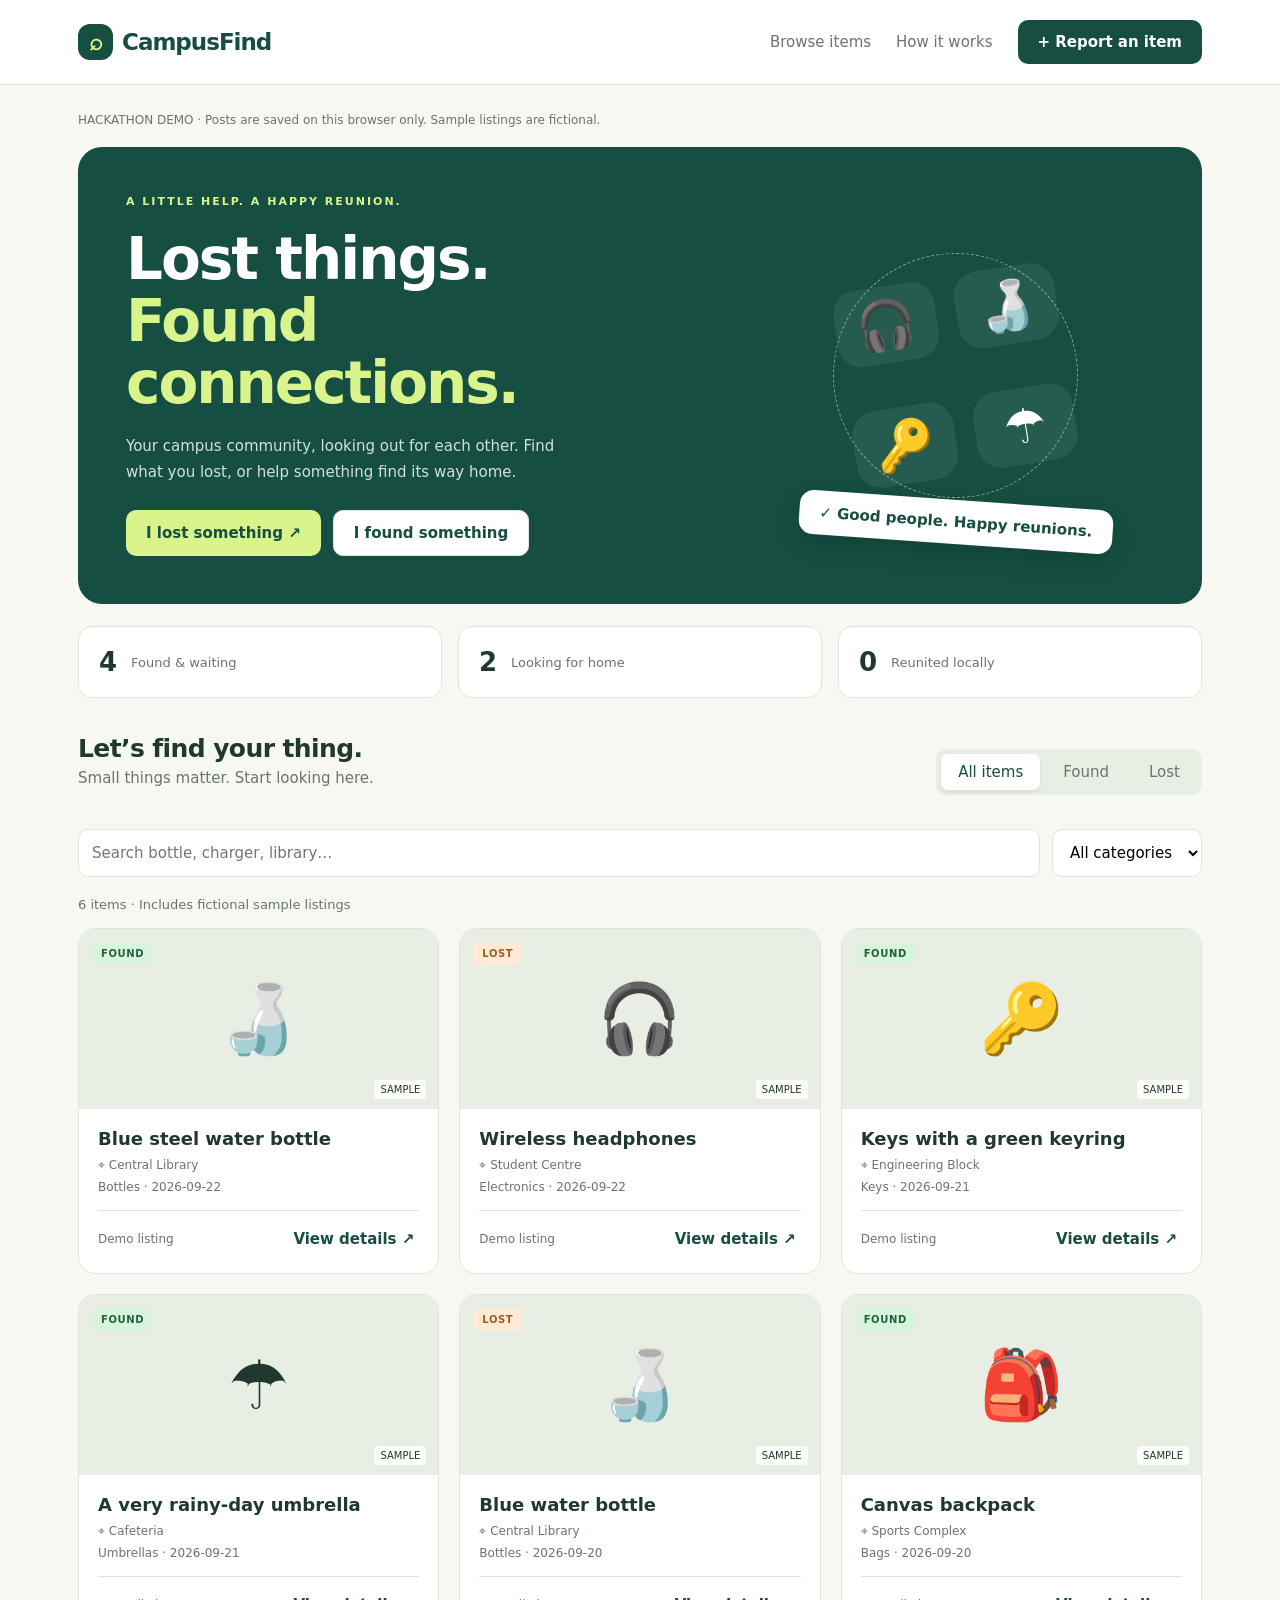
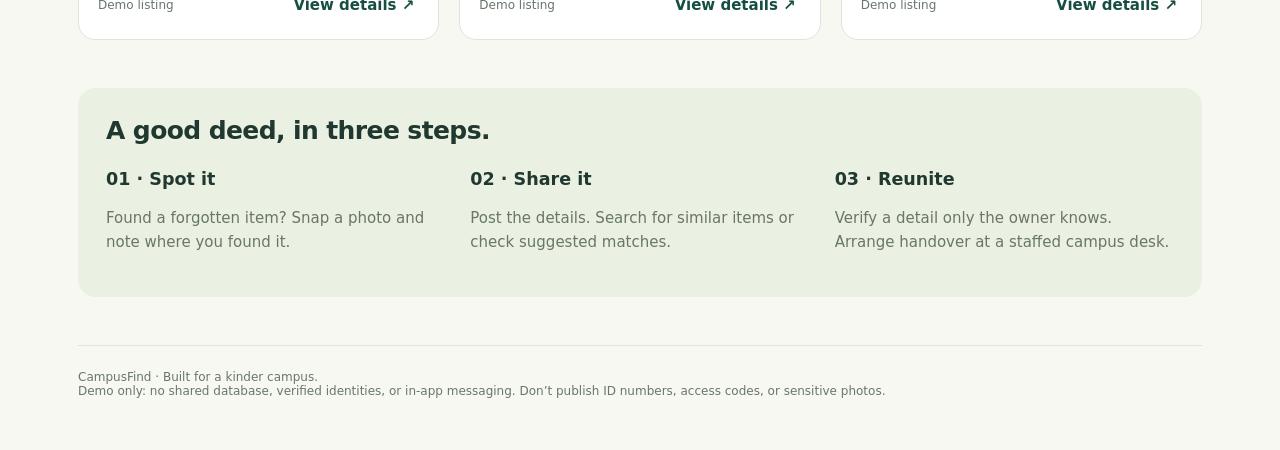
<file: campusfind-deploy index.html/campusfind index.html/prototype.html>
<!doctype html>
<html lang="en"><head><meta charset="UTF-8"><meta name="viewport" content="width=device-width,initial-scale=1"><meta name="theme-color" content="#164e42"><title>CampusFind — Lost things. Found connections.</title><style>
:root{--ink:#20382f;--green:#164e42;--lime:#d8f48b;--paper:#f7f8f2;--muted:#68766b;--line:#e0e5db}*{box-sizing:border-box}body{margin:0;background:var(--paper);color:var(--ink);font:15px system-ui,sans-serif}button,input,select,textarea{font:inherit}button,a,input,select,textarea{outline-offset:4px}button{cursor:pointer}header{border-bottom:1px solid var(--line);background:#fff}nav{max-width:1180px;margin:auto;padding:20px 28px;display:flex;align-items:center;gap:24px}.logo{font-size:23px;font-weight:850;letter-spacing:-1px;color:var(--green);text-decoration:none}.mark{background:var(--green);color:var(--lime);border-radius:12px;padding:5px 11px;margin-right:9px}.navlinks{margin-left:auto;display:flex;align-items:center;gap:25px}.navlinks a{color:var(--muted);text-decoration:none}.btn{border:0;border-radius:10px;background:var(--green);color:white;padding:13px 20px;font-weight:650}.btn.light{background:white;color:var(--green);border:1px solid var(--line)}.btn.lime{background:var(--lime);color:var(--green)}main{max-width:1180px;margin:auto;padding:28px}.notice{font-size:12px;color:var(--muted);margin:0 0 20px}.hero{background:var(--green);border-radius:24px;padding:48px;color:#fff;display:grid;grid-template-columns:1.5fr 1fr;gap:35px;overflow:hidden}.eyebrow{text-transform:uppercase;letter-spacing:2px;font-size:11px;font-weight:750;color:var(--lime)}h1{font-size:clamp(36px,5vw,58px);line-height:1.07;letter-spacing:-2px;margin:20px 0}h1 span{color:var(--lime)}.hero p{color:#d3e0d8;line-height:1.7;max-width:440px}.actions{display:flex;gap:12px;margin-top:25px;flex-wrap:wrap}.art{display:flex;align-items:center;justify-content:center;position:relative}.orbit{width:245px;height:245px;border:1px dashed #83aa8e;border-radius:50%;display:grid;grid-template-columns:1fr 1fr;align-items:center;text-align:center;transform:rotate(-9deg)}.tile{font-size:48px;background:#ffffff12;margin:10px;border-radius:24px;padding:10px}.artnote{position:absolute;bottom:12px;background:white;color:var(--green);border-radius:14px;padding:13px 20px;box-shadow:0 10px 25px #0002;font-weight:650;transform:rotate(4deg)}.stats{display:grid;grid-template-columns:repeat(3,1fr);gap:16px;margin:22px 0 36px}.stat{background:#fff;border:1px solid var(--line);border-radius:14px;padding:20px;display:flex;align-items:center;gap:14px}.stat strong{font-size:26px}.stat span{color:var(--muted);font-size:13px}.heading{display:flex;align-items:center;justify-content:space-between;gap:10px}h2{font-size:25px;letter-spacing:-.6px;margin:0 0 6px}.sub{color:var(--muted);margin:0 0 22px}.filters{display:flex;gap:12px;flex-wrap:wrap;margin:20px 0}.filters input{flex:1;min-width:160px}.filters input,.filters select{background:white;border:1px solid var(--line);border-radius:10px;padding:13px}.tabs{display:flex;gap:6px;background:#e9eee4;padding:5px;border-radius:10px}.tabs button{border:0;padding:9px 17px;border-radius:7px;background:transparent;color:var(--muted)}.tabs button[aria-pressed=true]{background:white;color:var(--green);box-shadow:0 2px 4px #0001}.count{font-size:13px;color:var(--muted);margin:16px 0}.grid{display:grid;grid-template-columns:repeat(3,1fr);gap:20px}.card{background:white;border:1px solid var(--line);border-radius:17px;overflow:hidden}.thumb{height:180px;background:#e9eee4;position:relative;display:grid;place-items:center;font-size:68px}.thumb img{width:100%;height:100%;object-fit:cover}.badge{font-size:10px;letter-spacing:.6px;text-transform:uppercase;font-weight:750;border-radius:6px;padding:6px 9px;background:#fff;position:absolute;top:13px;left:13px}.badge.found{background:#d8f4df;color:#24623c}.badge.lost{background:#ffead5;color:#9b5e21}.sample{position:absolute;right:12px;bottom:10px;font-size:10px;background:#fffd;padding:4px 6px;border-radius:4px}.cardbody{padding:19px}.card h3{margin:0 0 9px;font-size:18px}.meta{font-size:12px;color:var(--muted);margin:8px 0}.cardfoot{display:flex;justify-content:space-between;align-items:center;border-top:1px solid var(--line);margin-top:16px;padding-top:13px}.textbtn{border:0;background:none;color:var(--green);font-weight:700;padding:5px}.steps{margin:48px 0;background:#eaf0e2;padding:28px;border-radius:18px}.stepgrid{display:grid;grid-template-columns:repeat(3,1fr);gap:25px}.steps p{color:var(--muted);line-height:1.6}footer{border-top:1px solid var(--line);padding:24px 0;color:var(--muted);font-size:12px}dialog{width:min(540px,94vw);max-height:90vh;border:0;border-radius:20px;padding:28px;color:var(--ink)}dialog::backdrop{background:#10261dcc;backdrop-filter:blur(4px)}.close{float:right;font-size:22px;background:none;border:0}.field{display:block;margin:14px 0}.field input,.field textarea,.field select{display:block;width:100%;margin-top:6px;padding:11px;border:1px solid #cbd5c8;border-radius:8px}.field small{color:var(--muted)}.error{color:#ac3030;font-size:13px}.detailphoto{max-height:250px;width:100%;object-fit:contain;border-radius:12px;background:#e9eee4}.empty{grid-column:1/-1;text-align:center;padding:50px;border:1px dashed #b7c8b5;border-radius:15px}.toast{position:fixed;bottom:25px;left:50%;transform:translateX(-50%);background:var(--green);color:white;padding:14px 22px;border-radius:10px;z-index:5;max-width:90vw}.hidden{display:none}.detailtext{white-space:pre-wrap;overflow-wrap:anywhere}.match{padding:12px;background:#eff4e8;border-radius:10px;margin:8px 0}@media(max-width:740px){nav{padding:17px}.navlinks a{display:none}main{padding:17px}.hero{padding:30px;grid-template-columns:1fr}.art{display:none}.grid{grid-template-columns:repeat(2,1fr)}.stats{gap:8px}.stat{padding:13px;display:block}.stat span{display:block}.stepgrid{grid-template-columns:1fr;gap:8px}.heading{align-items:flex-start;flex-direction:column}.filters select{width:100%}}@media(max-width:440px){.grid{grid-template-columns:1fr}.logo{font-size:20px}.navlinks{gap:0}.btn{padding:11px 14px}}
</style></head><body>
<header><nav><a class="logo" href="#"><span class="mark">⌕</span>CampusFind</a><div class="navlinks"><a href="#browse">Browse items</a><a href="#how">How it works</a><button class="btn" data-post="found">+ Report an item</button></div></nav></header><main><p class="notice">HACKATHON DEMO · Posts are saved on this browser only. Sample listings are fictional.</p><section class="hero"><div><div class="eyebrow">A little help. A happy reunion.</div><h1>Lost things.<br><span>Found connections.</span></h1><p>Your campus community, looking out for each other. Find what you lost, or help something find its way home.</p><div class="actions"><button class="btn lime" data-post="lost">I lost something ↗</button><button class="btn light" data-post="found">I found something</button></div></div><div class="art" aria-hidden="true"><div class="orbit"><div class="tile">🎧</div><div class="tile">🍶</div><div class="tile">🔑</div><div class="tile">☂️</div></div><div class="artnote">✓ Good people. Happy reunions.</div></div></section><section class="stats" aria-label="Local demo statistics"><div class="stat"><strong id="foundCount">0</strong><span>Found & waiting</span></div><div class="stat"><strong id="lostCount">0</strong><span>Looking for home</span></div><div class="stat"><strong id="returnCount">0</strong><span>Reunited locally</span></div></section><section id="browse"><div class="heading"><div><h2>Let’s find your thing.</h2><p class="sub">Small things matter. Start looking here.</p></div><div class="tabs" aria-label="Item type"><button data-type="all" aria-pressed="true">All items</button><button data-type="found" aria-pressed="false">Found</button><button data-type="lost" aria-pressed="false">Lost</button></div></div><div class="filters"><input id="search" type="search" placeholder="Search bottle, charger, library…" aria-label="Search items"><select id="category" aria-label="Filter category"><option>All categories</option><option>Electronics</option><option>Bottles</option><option>Keys</option><option>ID cards</option><option>Bags</option><option>Umbrellas</option><option>Other</option></select></div><p class="count" id="resultCount" aria-live="polite"></p><div class="grid" id="grid"></div></section><section class="steps" id="how"><h2>A good deed, in three steps.</h2><div class="stepgrid"><div><h3>01 · Spot it</h3><p>Found a forgotten item? Snap a photo and note where you found it.</p></div><div><h3>02 · Share it</h3><p>Post the details. Search for similar items or check suggested matches.</p></div><div><h3>03 · Reunite</h3><p>Verify a detail only the owner knows. Arrange handover at a staffed campus desk.</p></div></div></section><footer>CampusFind · Built for a kinder campus.<br>Demo only: no shared database, verified identities, or in-app messaging. Don’t publish ID numbers, access codes, or sensitive photos.</footer></main>
<dialog id="reportDialog"><button class="close" aria-label="Close report dialog" data-close="reportDialog">×</button><h2>Report an item</h2><p class="sub">A few details can make someone’s day.</p><form id="reportForm"><label class="field">What happened?<select name="type"><option value="found">I found something</option><option value="lost">I lost something</option></select></label><label class="field">Item title<input name="title" required minlength="3" maxlength="80" placeholder="e.g. Blue steel water bottle"></label><label class="field">Category<select name="category"><option>Electronics</option><option>Bottles</option><option>Keys</option><option>ID cards</option><option>Bags</option><option>Umbrellas</option><option>Other</option></select></label><label class="field">Location<input name="location" required maxlength="80" placeholder="e.g. Library, second floor"></label><label class="field">Description<textarea name="description" rows="3" maxlength="600" placeholder="Colour, brand, and other useful details. Keep one identifying detail private."></textarea></label><label class="field">Contact email (optional)<input name="contact" type="email" maxlength="150" placeholder="you@example.com"><small>Visible in this local demo listing. No messages are sent automatically.</small></label><label class="field">Photo (optional)<input id="photo" type="file" accept="image/jpeg,image/png,image/webp"><small>JPG, PNG or WebP, up to 5 MB. Hide personal information first.</small></label><p class="error" id="formError" role="alert"></p><button class="btn" id="saveButton" type="submit">Post item →</button></form></dialog><dialog id="detailDialog"><button class="close" aria-label="Close item details" data-close="detailDialog">×</button><div id="detailContent"></div></dialog><div class="toast hidden" id="toast" role="status"></div>
<script>
'use strict';
const KEY='campusfind-v1', categories=['Electronics','Bottles','Keys','ID cards','Bags','Umbrellas','Other'];
const icons={'Electronics':'🎧','Bottles':'🍶','Keys':'🔑','ID cards':'🪪','Bags':'🎒','Umbrellas':'☂️','Other':'📦'};
const seed=[
{id:'demo1',type:'found',title:'Blue steel water bottle',category:'Bottles',location:'Central Library',description:'Blue reusable steel bottle left near the reading tables.',date:'2026-09-22',sample:true},
{id:'demo2',type:'lost',title:'Wireless headphones',category:'Electronics',location:'Student Centre',description:'Black over-ear headphones in a soft carry case.',date:'2026-09-22',sample:true},
{id:'demo3',type:'found',title:'Keys with a green keyring',category:'Keys',location:'Engineering Block',description:'Small bunch of keys. Tell the desk how many keys to verify ownership.',date:'2026-09-21',sample:true},
{id:'demo4',type:'found',title:'A very rainy-day umbrella',category:'Umbrellas',location:'Cafeteria',description:'A navy folding umbrella left by the entrance.',date:'2026-09-21',sample:true},
{id:'demo5',type:'lost',title:'Blue water bottle',category:'Bottles',location:'Central Library',description:'Blue steel bottle, possibly left after study group.',date:'2026-09-20',sample:true},
{id:'demo6',type:'found',title:'Canvas backpack',category:'Bags',location:'Sports Complex',description:'Beige canvas bag. Please describe its contents at the help desk.',date:'2026-09-20',sample:true}
];
function words(s){return String(s).toLowerCase().match(/[a-z0-9]+/g)||[]}
function filterItems(items,q,type,category){const tokens=words(q);return items.filter(i=>(type==='all'||i.type===type)&&(category==='All categories'||i.category===category)&&tokens.every(w=>words(i.title+' '+i.description+' '+i.location+' '+i.category).some(t=>t.includes(w))))}
function matchItems(item,items){const a=new Set(words(item.title+' '+item.description));return items.filter(i=>i.id!==item.id&&i.type!==item.type&&!i.returned).map(i=>{const overlap=[...new Set(words(i.title+' '+i.description))].filter(w=>a.has(w)&&w.length>2).length;return {item:i,score:overlap+(i.category===item.category?3:0)+(i.location.toLowerCase()===item.location.toLowerCase()?2:0)}}).filter(x=>x.score>=4).sort((a,b)=>b.score-a.score).slice(0,3)}
function validateItem(i){if(!['lost','found'].includes(i.type))return 'Choose lost or found.';if(i.title.trim().length<3||i.title.length>80)return 'Use a title between 3 and 80 characters.';if(!i.location.trim()||i.location.length>80)return 'Add a location up to 80 characters.';if(i.description.length>600)return 'Keep the description under 600 characters.';if(i.contact&&!/^[^\s@]+@[^\s@]+\.[^\s@]+$/.test(i.contact))return 'Enter a valid email address or leave it blank.';return ''}

const $=s=>document.querySelector(s);let items=seed.map(i=>({...i})),type='all',toastTimer;
function notify(message){$('#toast').textContent=message;$('#toast').classList.remove('hidden');clearTimeout(toastTimer);toastTimer=setTimeout(()=>$('#toast').classList.add('hidden'),4500)}
function safeImage(value){return typeof value==='string'&&/^data:image\/(jpeg|png|webp);base64,[A-Za-z0-9+/=]+$/.test(value)}
try{const stored=localStorage.getItem(KEY);if(stored){const parsed=JSON.parse(stored);if(!Array.isArray(parsed)||parsed.length>200)throw Error('Invalid data');items=parsed.filter(i=>i&&typeof i.id==='string'&&typeof i.title==='string'&&typeof i.description==='string'&&typeof i.location==='string'&&categories.includes(i.category)&&['lost','found'].includes(i.type)).map(i=>({...i,photo:safeImage(i.photo)?i.photo:'',contact:typeof i.contact==='string'?i.contact:''}));}}catch{notify('Saved data is unavailable. Showing sample items.');}
function persist(next){try{localStorage.setItem(KEY,JSON.stringify(next));items=next;return true}catch{notify('Storage is full or blocked. Your change was not saved.');return false}}
function node(tag,text,cls){const el=document.createElement(tag);if(text!==undefined)el.textContent=text;if(cls)el.className=cls;return el}
function render(){const active=items.filter(i=>!i.returned);$('#foundCount').textContent=active.filter(i=>i.type==='found').length;$('#lostCount').textContent=active.filter(i=>i.type==='lost').length;$('#returnCount').textContent=items.filter(i=>i.returned).length;const shown=filterItems(active,$('#search').value,type,$('#category').value);$('#resultCount').textContent=shown.length+' items · Includes fictional sample listings';const grid=$('#grid');grid.replaceChildren();if(!shown.length){grid.append(node('div','No items found. Try another search or report your missing item.','empty'));return}for(const i of shown){const card=node('article',undefined,'card'),thumb=node('div',undefined,'thumb');if(safeImage(i.photo)){const img=node('img');img.src=i.photo;img.alt=i.title;img.loading='lazy';thumb.append(img)}else{const emoji=node('span',icons[i.category]);emoji.setAttribute('aria-hidden','true');thumb.append(emoji)}thumb.append(node('span',i.type,'badge '+i.type));if(i.sample)thumb.append(node('span','SAMPLE','sample'));const body=node('div',undefined,'cardbody');body.append(node('h3',i.title),node('p','⌖ '+i.location,'meta'),node('p',i.category+' · '+(i.date||'Date unavailable'),'meta'));const foot=node('div',undefined,'cardfoot'),btn=node('button','View details ↗','textbtn');btn.addEventListener('click',()=>showDetail(i.id));foot.append(node('span',i.sample?'Demo listing':'Your local post','meta'),btn);body.append(foot);card.append(thumb,body);grid.append(card)}}
function showDetail(id){const i=items.find(x=>x.id===id);if(!i)return;const box=$('#detailContent');box.replaceChildren();box.append(node('p',(i.sample?'FICTIONAL SAMPLE · ':'')+i.type.toUpperCase(),'meta'),node('h2',i.title),node('p','⌖ '+i.location+' · '+(i.date||''),'meta'));if(safeImage(i.photo)){const img=node('img',undefined,'detailphoto');img.src=i.photo;img.alt=i.title;box.append(img)}box.append(node('p',i.description||'No description provided.','detailtext'));if(i.contact&&/^[^\s@]+@[^\s@]+\.[^\s@]+$/.test(i.contact)){const a=node('a','Email reporter','btn');a.href='mailto:'+encodeURIComponent(i.contact)+'?subject='+encodeURIComponent('CampusFind: '+i.title);box.append(a)}else box.append(node('p',i.sample?'Sample listing: no real owner or contact.':'No contact email added.','meta'));box.append(node('p','For handover: verify an identifying detail privately and meet at a staffed campus or office desk.','meta'));const matches=matchItems(i,items);box.append(node('h3','Suggested matches'),node('p','Based on words, category, and location—not AI photo analysis or proof of ownership.','meta'));if(!matches.length)box.append(node('p','No close matches yet.','meta'));for(const m of matches){const b=node('button',m.item.title+' · '+m.item.location+(m.item.sample?' (sample)':''),'textbtn match');b.addEventListener('click',()=>showDetail(m.item.id));box.append(b)}if(!i.sample&&!i.returned){const b=node('button','Mark as reunited','btn');b.addEventListener('click',()=>{if(!confirm('Mark this local post as reunited? It will leave the active listings.'))return;if(persist(items.map(x=>x.id===id?{...x,returned:true}:x))){$('#detailDialog').close();render();notify('Reunited! Your local listing has been updated.')}});box.append(b)}if(!$('#detailDialog').open)$('#detailDialog').showModal()}
for(const b of document.querySelectorAll('[data-post]'))b.addEventListener('click',()=>{$('#reportForm').reset();$('#reportForm').elements.type.value=b.dataset.post;$('#formError').textContent='';$('#reportDialog').showModal()});for(const b of document.querySelectorAll('[data-close]'))b.addEventListener('click',()=>document.getElementById(b.dataset.close).close());for(const b of document.querySelectorAll('[data-type]'))b.addEventListener('click',()=>{type=b.dataset.type;for(const t of document.querySelectorAll('[data-type]'))t.setAttribute('aria-pressed',String(t===b));render()});$('#search').addEventListener('input',render);$('#category').addEventListener('change',render);

async function photoData(file){if(!file)return '';if(!['image/jpeg','image/png','image/webp'].includes(file.type))throw Error('Choose a JPG, PNG, or WebP photo.');if(file.size>5*1024*1024)throw Error('Photo must be smaller than 5 MB.');const url=URL.createObjectURL(file);try{const img=await new Promise((resolve,reject)=>{const image=new Image();image.onload=()=>resolve(image);image.onerror=()=>reject(Error('This photo could not be read.'));image.src=url});const scale=Math.min(1,1000/Math.max(img.width,img.height));const canvas=document.createElement('canvas');canvas.width=Math.max(1,Math.round(img.width*scale));canvas.height=Math.max(1,Math.round(img.height*scale));const ctx=canvas.getContext('2d');if(!ctx)throw Error('Photo processing is not supported in this browser.');ctx.fillStyle='#fff';ctx.fillRect(0,0,canvas.width,canvas.height);ctx.drawImage(img,0,0,canvas.width,canvas.height);return canvas.toDataURL('image/jpeg',.78)}finally{URL.revokeObjectURL(url)}}
$('#reportForm').addEventListener('submit',async e=>{e.preventDefault();const form=e.currentTarget,button=$('#saveButton');if(button.disabled)return;const data=new FormData(form),i={id:globalThis.crypto?.randomUUID?.()||'local-'+Date.now()+'-'+Math.random().toString(36).slice(2),type:String(data.get('type')),title:String(data.get('title')).trim(),category:String(data.get('category')),location:String(data.get('location')).trim(),description:String(data.get('description')).trim(),contact:String(data.get('contact')).trim(),date:new Date().toISOString().slice(0,10),sample:false,returned:false};const error=validateItem(i);if(error){$('#formError').textContent=error;return}if(items.length>=200){$('#formError').textContent='This demo supports up to 200 local posts.';return}button.disabled=true;button.textContent='Saving…';$('#formError').textContent='';try{i.photo=await photoData($('#photo').files[0]);if(!persist([i,...items])){$('#formError').textContent='Could not save. Try a smaller photo or enable browser storage.';return}form.reset();$('#reportDialog').close();type='all';$('#search').value='';$('#category').value='All categories';for(const t of document.querySelectorAll('[data-type]'))t.setAttribute('aria-pressed',String(t.dataset.type==='all'));render();notify('Item posted on this browser. Thanks for helping!');showDetail(i.id)}catch(error){$('#formError').textContent=error.message||'Could not save this item.'}finally{button.disabled=false;button.textContent='Post item →'}});
render();
</script></body></html>
</file>
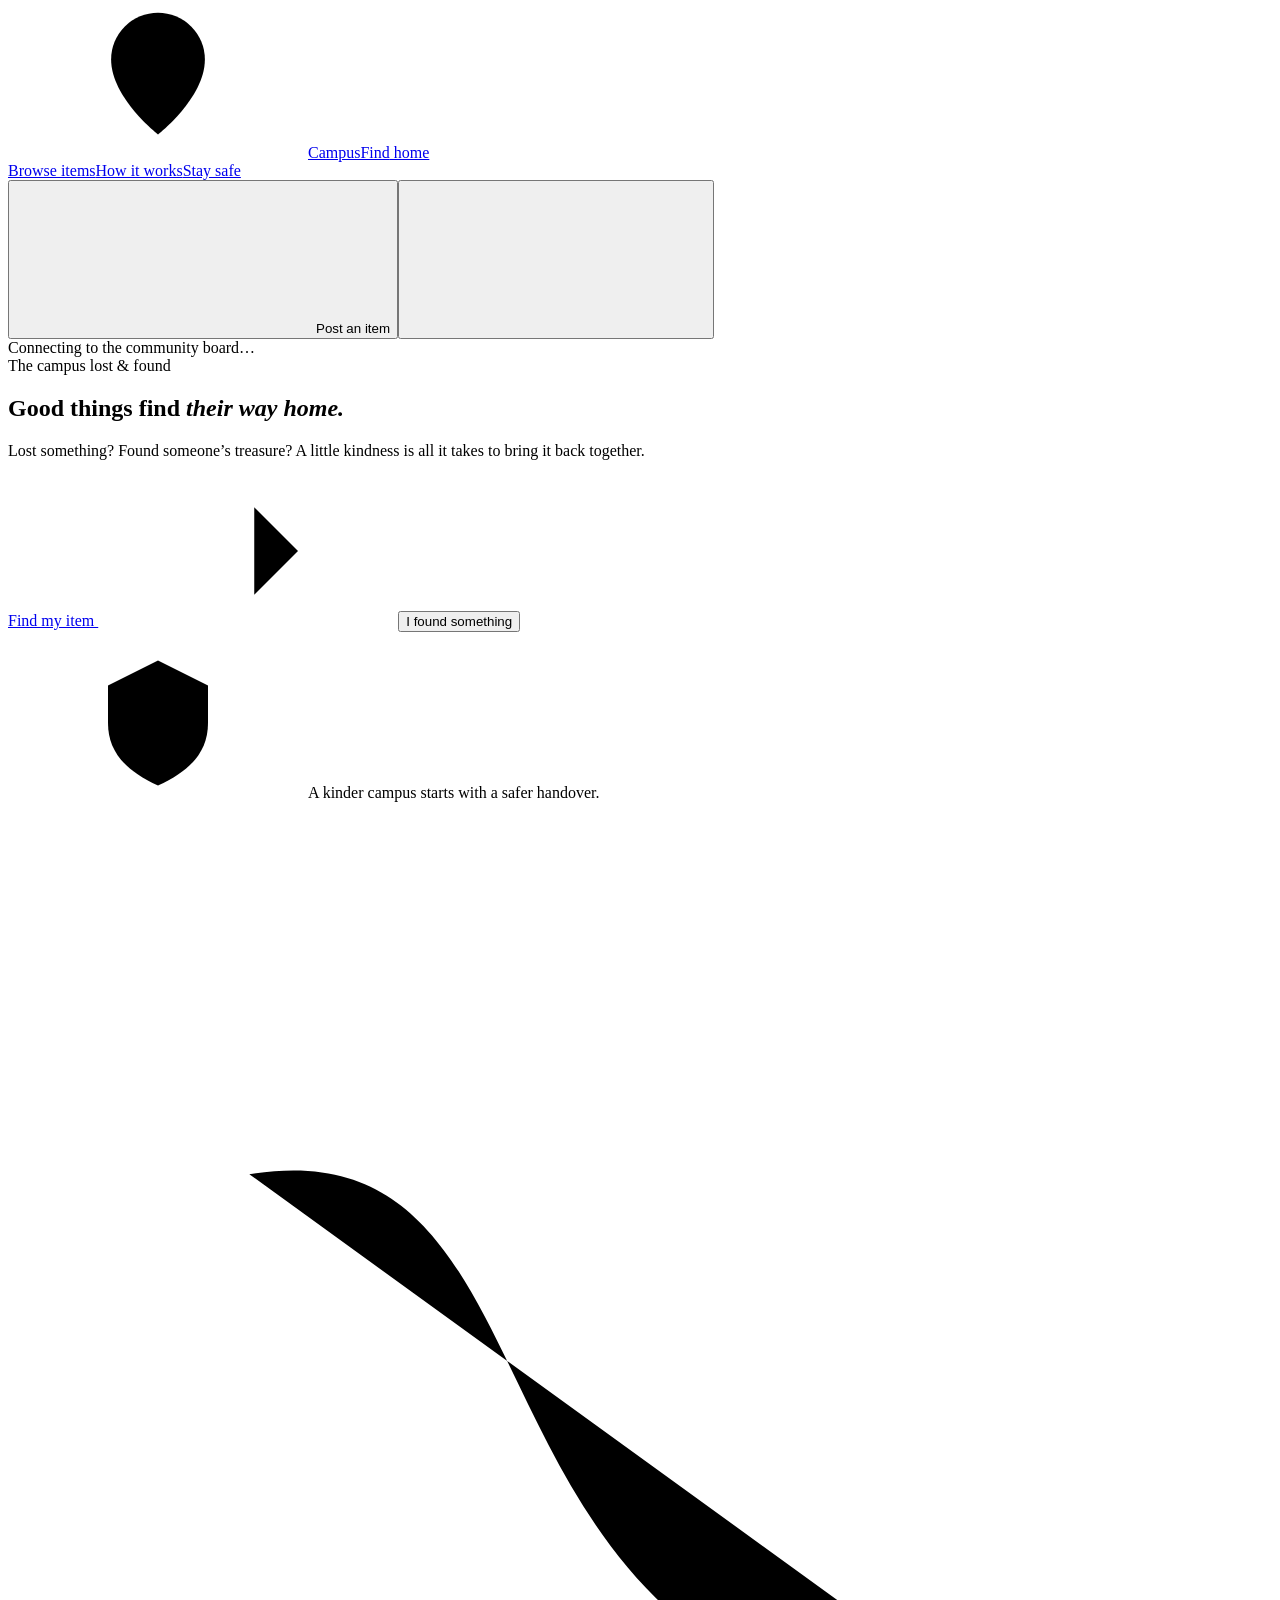
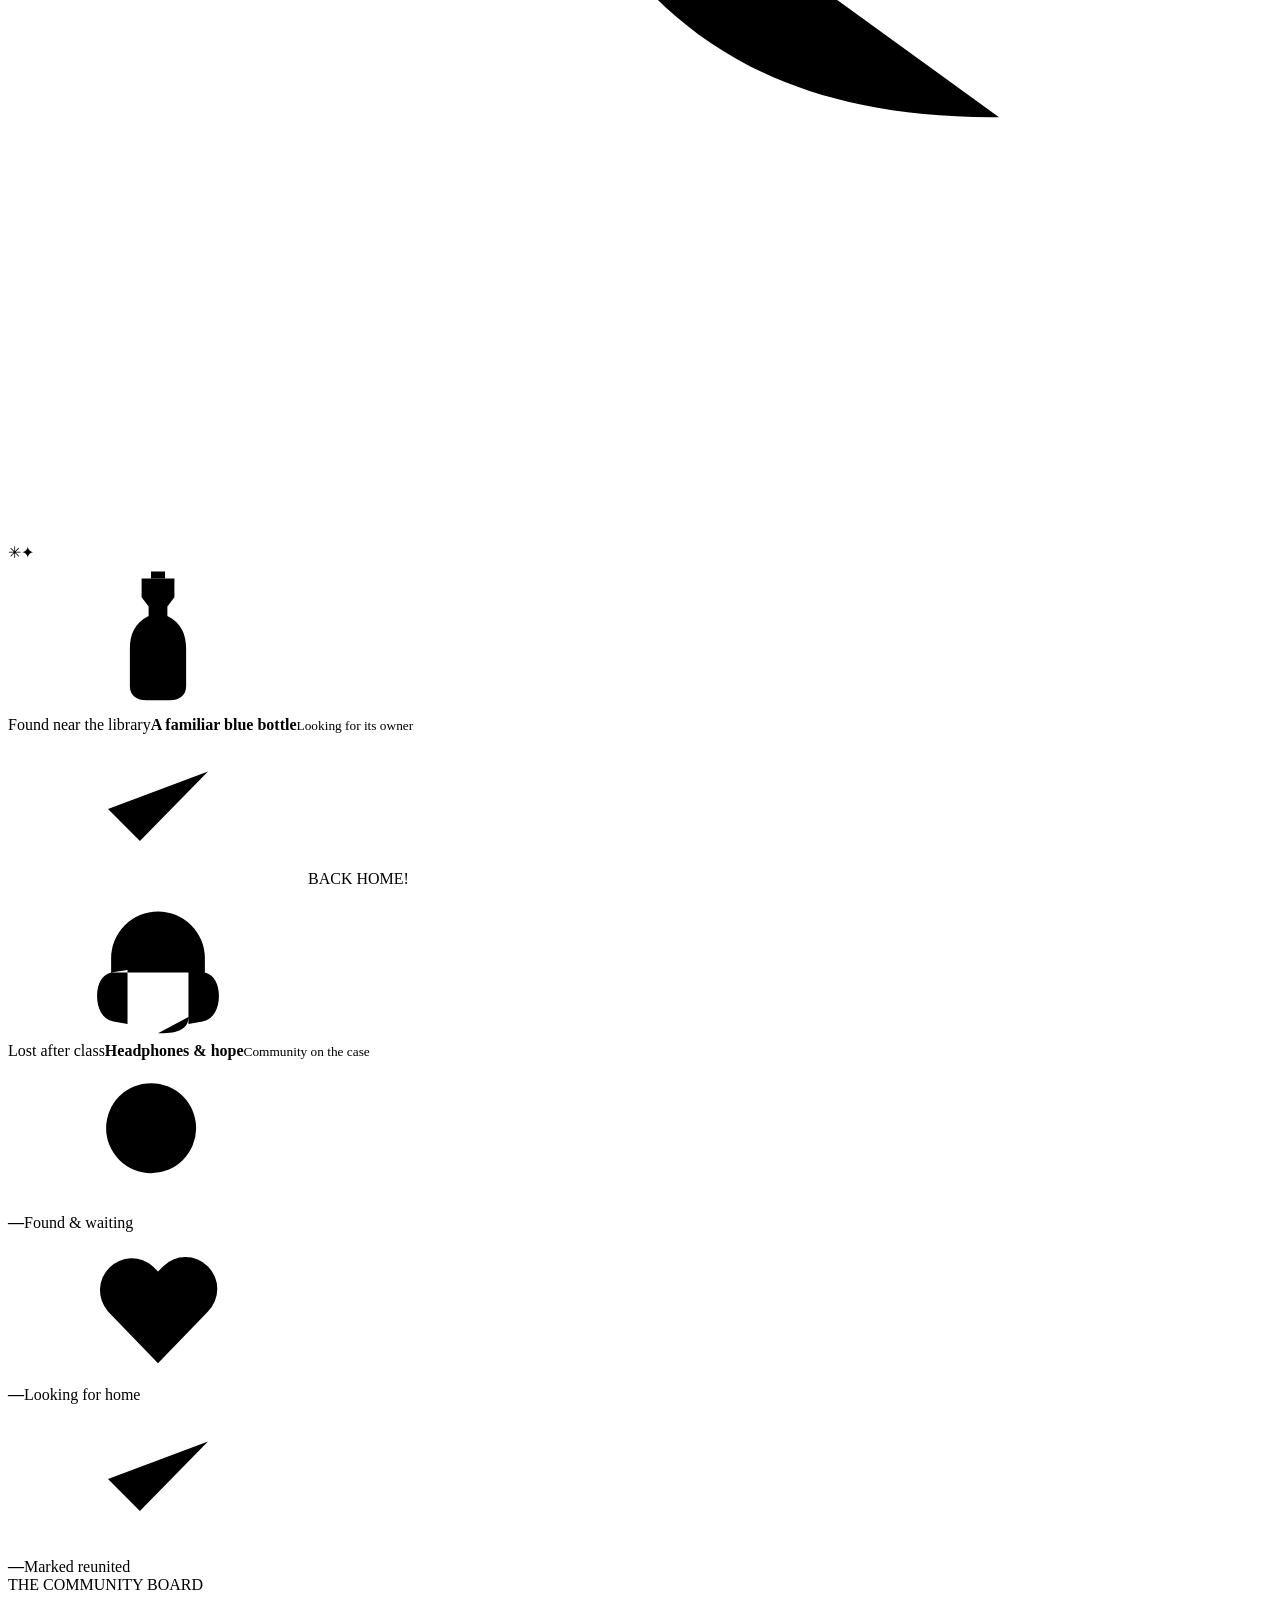
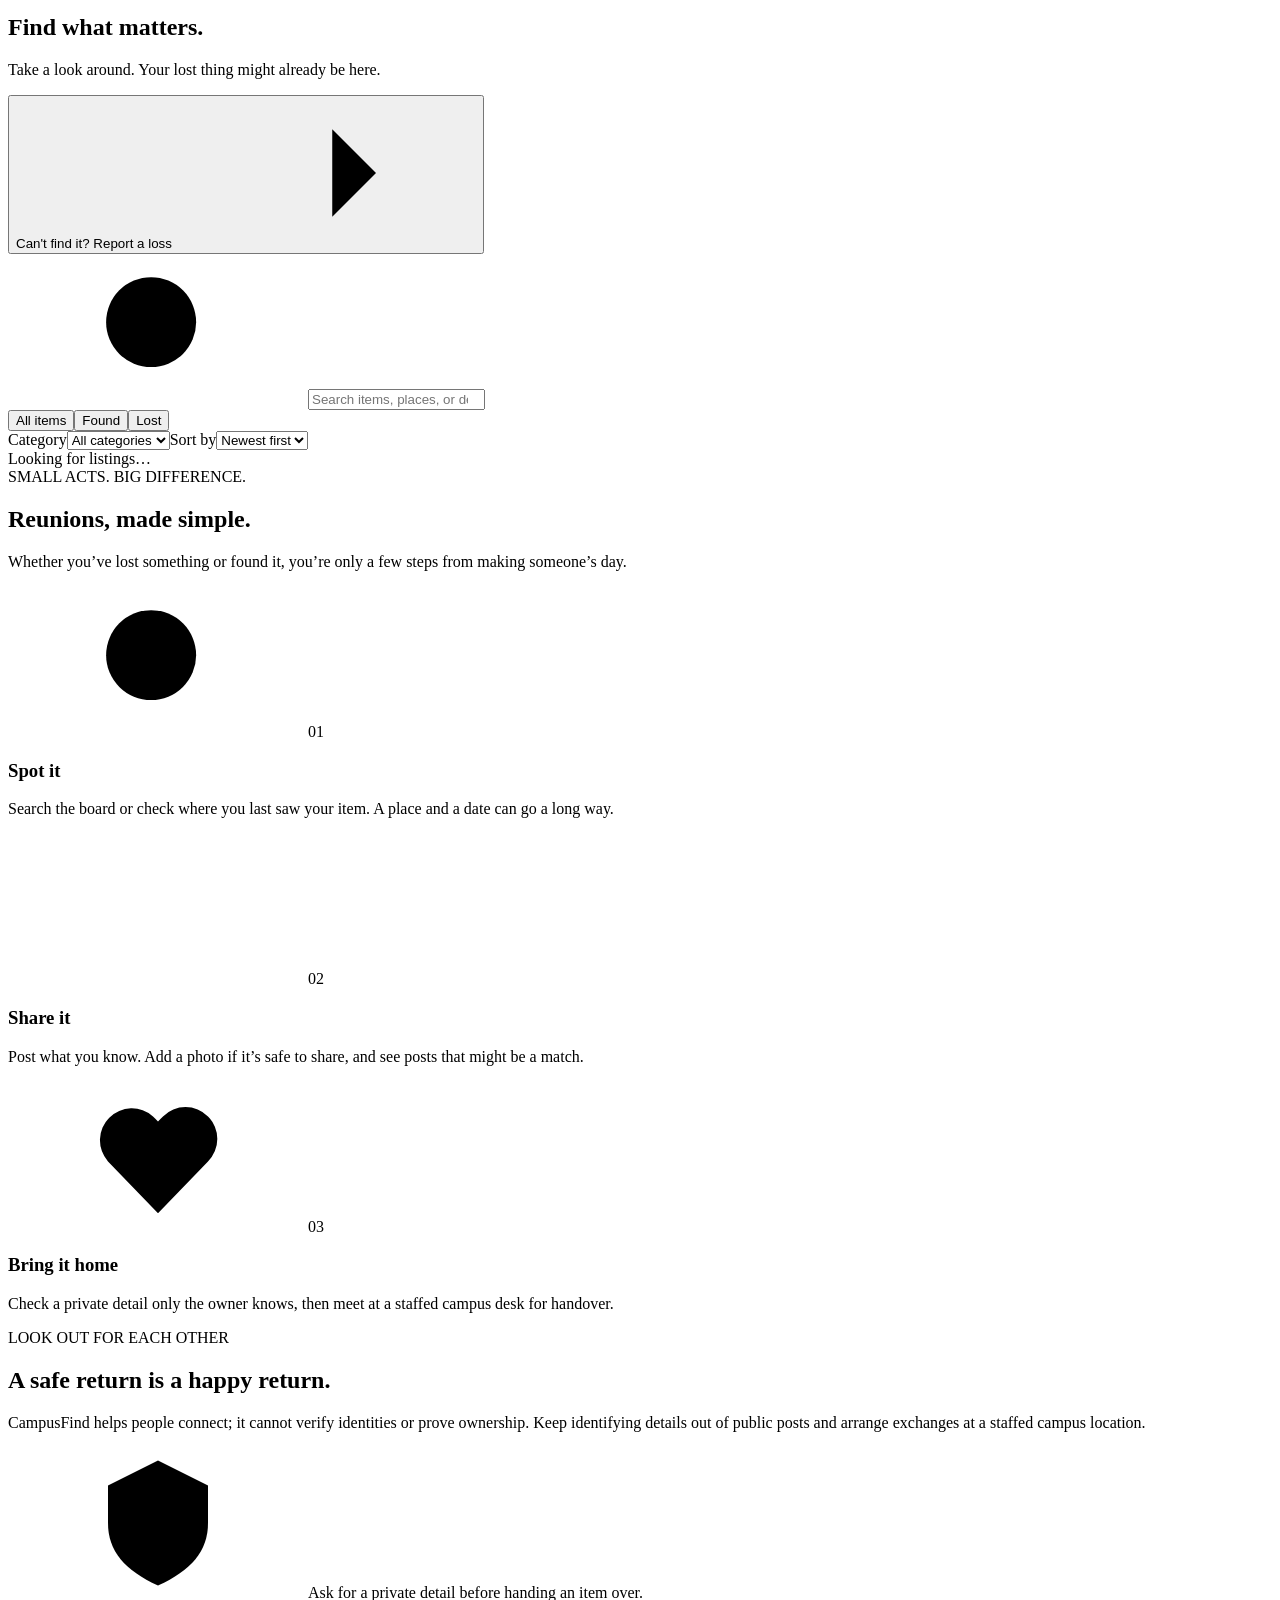
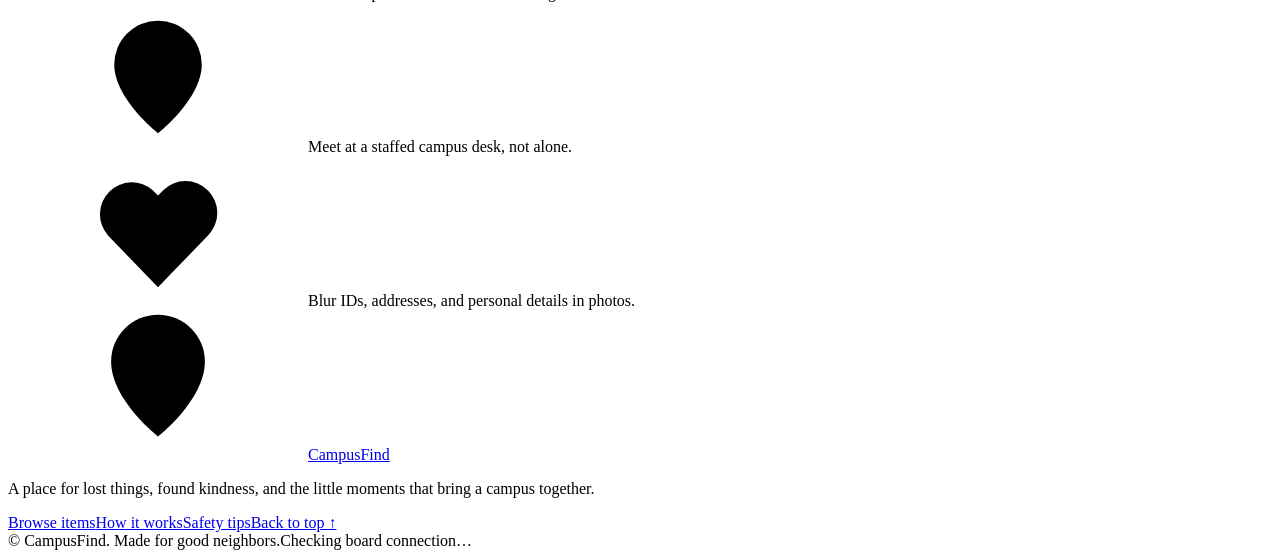
<file: campusfind-deploy index.html/campusfind index.html/source/page.html>
<!doctype html>
<html lang="en">
<head>
  <meta charset="utf-8">
  <meta name="viewport" content="width=device-width,initial-scale=1,viewport-fit=cover">
  <meta name="theme-color" content="#174e3e">
  <link rel="icon" href="data:image/svg+xml,%3Csvg xmlns='http://www.w3.org/2000/svg' viewBox='0 0 64 64'%3E%3Crect width='64' height='64' rx='17' fill='%23174e3e'/%3E%3Cpath d='M32 52S48 38 48 25a16 16 0 0 0-32 0c0 13 16 27 16 27Z' fill='none' stroke='%23cdf28c' stroke-width='3'/%3E%3Cpath d='m24 24 8 8 8-8' fill='none' stroke='%23cdf28c' stroke-width='3' stroke-linecap='round'/%3E%3C/svg%3E">
  <meta name="description" content="CampusFind brings lost things and kind people back together. Search, report, and reunite items on campus.">
  <meta name="referrer" content="no-referrer">
  <title>CampusFind — Lost things. Found connections.</title>
  <style>
/* BUNDLED_STYLES */
  </style>
</head>
<body>
  <svg xmlns="http://www.w3.org/2000/svg" width="0" height="0" style="position:absolute;overflow:hidden" aria-hidden="true">
    <symbol id="i-logo" viewBox="0 0 32 32"><path d="M16 27s10-7.8 10-16a10 10 0 1 0-20 0c0 8.2 10 16 10 16Z"/><path d="m12.2 10.9 3.8 4.2 3.8-4.2a2.7 2.7 0 0 1 4 3.7L16 22l-7.8-7.4a2.7 2.7 0 0 1 4-3.7Z"/></symbol>
    <symbol id="i-search" viewBox="0 0 24 24"><circle cx="10.9" cy="10.9" r="7.2"/><path d="m16.2 16.2 5 5"/></symbol>
    <symbol id="i-plus" viewBox="0 0 24 24"><path d="M12 4v16M4 12h16"/></symbol>
    <symbol id="i-arrow" viewBox="0 0 24 24"><path d="M4 12h16m-7-7 7 7-7 7"/></symbol>
    <symbol id="i-pin" viewBox="0 0 24 24"><path d="M12 21s7-5.5 7-11a7 7 0 1 0-14 0c0 5.5 7 11 7 11Z"/><circle cx="12" cy="10" r="2.5"/></symbol>
    <symbol id="i-calendar" viewBox="0 0 24 24"><rect x="3" y="5" width="18" height="16" rx="2"/><path d="M7 3v4m10-4v4M3 10h18"/></symbol>
    <symbol id="i-check" viewBox="0 0 24 24"><path d="m4 12 5.1 5.1L20 6"/></symbol>
    <symbol id="i-heart" viewBox="0 0 24 24"><path d="M20 5.5a5.1 5.1 0 0 0-7.2 0L12 6.3l-.8-.8A5.1 5.1 0 0 0 4 12.7L12 21l8-8.3a5.1 5.1 0 0 0 0-7.2Z"/></symbol>
    <symbol id="i-shield" viewBox="0 0 24 24"><path d="M12 2 20 6v6c0 4.5-2.7 7.6-8 10-5.3-2.4-8-5.5-8-10V6l8-4Z"/><path d="m9 12 2 2 4-4"/></symbol>
    <symbol id="i-close" viewBox="0 0 24 24"><path d="M5 5 19 19M19 5 5 19"/></symbol>
    <symbol id="i-upload" viewBox="0 0 24 24"><path d="M12 16V3m-4 4 4-4 4 4M4 15v4a2 2 0 0 0 2 2h12a2 2 0 0 0 2-2v-4"/></symbol>
    <symbol id="i-share" viewBox="0 0 24 24"><path d="M12 15V3m-4 4 4-4 4 4M5 12v6a2 2 0 0 0 2 2h10a2 2 0 0 0 2-2v-6"/></symbol>
    <symbol id="i-edit" viewBox="0 0 24 24"><path d="m4 16-1 5 5-1L20 8a3 3 0 0 0-4-4L4 16Z"/><path d="m14 6 4 4"/></symbol>
    <symbol id="i-trash" viewBox="0 0 24 24"><path d="M4 7h16M9 7V4h6v3m3 0-1 14H7L6 7m4 4v6m4-6v6"/></symbol>
    <symbol id="i-mail" viewBox="0 0 24 24"><rect x="2" y="5" width="20" height="14" rx="2"/><path d="m3 7 9 7 9-7"/></symbol>
    <symbol id="i-menu" viewBox="0 0 24 24"><path d="M4 6h16M4 12h16M4 18h16"/></symbol>
    <symbol id="i-bottle" viewBox="0 0 64 64"><path d="M25 7h14v8l-3 4v4c6 3 8 8 8 14v16c0 4-3 6-7 6H27c-4 0-7-2-7-6V37c0-6 2-11 8-14v-4l-3-4V7Z"/><path d="M24 15h16M21 37h22M21 47h22M29 7v-3h6v3"/></symbol>
    <symbol id="i-headphones" viewBox="0 0 64 64"><path d="M12 36V30a20 20 0 0 1 40 0v6M12 36c-4 1-6 5-6 10s2 10 7 11l6 1V35l-7 1ZM52 36c4 1 6 5 6 10s-2 10-7 11l-6 1V35l7 1ZM45 55c0 6-6 7-13 7"/></symbol>
    <symbol id="i-keys" viewBox="0 0 64 64"><circle cx="23" cy="21" r="11"/><circle cx="23" cy="21" r="3"/><path d="m31 29 22 22v7h-8l-4-5-5 2-3-6-5 1-9-10"/></symbol>
    <symbol id="i-id" viewBox="0 0 64 64"><rect x="7" y="14" width="50" height="38" rx="5"/><circle cx="23" cy="30" r="6"/><path d="M13 44c1-6 4-8 10-8s9 2 10 8M39 28h11M39 36h11M39 44h8"/></symbol>
    <symbol id="i-bag" viewBox="0 0 64 64"><path d="M14 23c0-5 3-8 8-8h20c5 0 8 3 8 8v29c0 5-3 8-8 8H22c-5 0-8-3-8-8V23Z"/><path d="M24 16V13a8 8 0 0 1 16 0v3M14 34h36M24 33v6h16v-6"/></symbol>
    <symbol id="i-umbrella" viewBox="0 0 64 64"><path d="M7 31a25 25 0 0 1 50 0c-5-5-9-5-13 0-4-5-8-5-12 0-4-5-8-5-12 0-4-5-8-5-13 0Z"/><path d="M32 31v22c0 9 14 9 14 0M32 6V3"/></symbol>
    <symbol id="i-box" viewBox="0 0 64 64"><path d="m8 18 24-10 24 10v29L32 58 8 47V18Z"/><path d="m8 18 24 11 24-11M32 29v29M20 13l24 11"/></symbol>
  </svg>

  <header class="site-header">
    <nav class="nav" aria-label="Main navigation">
      <a class="logo" href="#top" aria-label="CampusFind home"><span class="logo-mark"><svg class="icon" aria-hidden="true"><use href="#i-logo"/></svg></span>CampusFind<span class="sr-only"> home</span></a>
      <div class="nav-links"><a href="#browse">Browse items</a><a href="#how">How it works</a><a href="#safety">Stay safe</a></div>
      <div class="nav-actions"><button class="button nav-cta" type="button" data-post="found"><svg class="icon" aria-hidden="true"><use href="#i-plus"/></svg>Post an item</button><button class="menu-toggle" type="button" id="menuToggle" aria-label="Open navigation" aria-expanded="false" aria-controls="mobileLinks"><svg class="icon" aria-hidden="true"><use href="#i-menu"/></svg></button></div>
    </nav>
    <div class="mobile-links" id="mobileLinks" hidden><a href="#browse">Browse items</a><a href="#how">How it works</a><a href="#safety">Stay safe</a></div>
  </header>
  <div class="mode-banner" id="modeBanner" role="status"><div class="mode-inner"><span class="mode-dot" aria-hidden="true"></span><span id="modeText">Connecting to the community board…</span><button id="retryBtn" type="button" hidden>Retry connection</button></div></div>

  <main id="top" class="container">
    <section class="hero" aria-labelledby="heroTitle">
      <div class="hero-copy">
        <span class="eyebrow">The campus lost &amp; found</span>
        <h1 id="heroTitle">Good things find <em>their way home.</em></h1>
        <p class="hero-lede">Lost something? Found someone’s treasure? A little kindness is all it takes to bring it back together.</p>
        <div class="hero-buttons"><a class="button button-lime" href="#browse" id="heroBrowse">Find my item <svg class="icon" aria-hidden="true"><use href="#i-arrow"/></svg></a><button class="button hero-outline" type="button" data-post="found">I found something</button></div>
        <p class="hero-note"><svg class="icon" aria-hidden="true"><use href="#i-shield"/></svg>A kinder campus starts with a safer handover.</p>
      </div>
      <div class="hero-scene" aria-hidden="true">
        <svg class="path-lines" viewBox="0 0 440 460" preserveAspectRatio="none"><path d="M84 124C205 104 145 315 345 313"/></svg>
        <span class="hero-spark one">✳</span><span class="hero-spark two">✦</span>
        <div class="float-card first"><span class="float-icon bottle"><svg class="icon"><use href="#i-bottle"/></svg></span><div><span class="float-label">Found near the library</span><strong>A familiar blue bottle</strong><small>Looking for its owner</small></div></div>
        <div class="reunion-seal"><svg class="icon"><use href="#i-check"/></svg><span>BACK HOME!</span></div>
        <div class="float-card second"><span class="float-icon headphones"><svg class="icon"><use href="#i-headphones"/></svg></span><div><span class="float-label">Lost after class</span><strong>Headphones &amp; hope</strong><small>Community on the case</small></div></div>
      </div>
    </section>

    <div class="metrics" aria-label="Community activity">
      <div class="metric"><span class="metric-icon"><svg class="icon" aria-hidden="true"><use href="#i-search"/></svg></span><div><strong id="foundCount">—</strong><span>Found &amp; waiting</span></div></div>
      <div class="metric"><span class="metric-icon"><svg class="icon" aria-hidden="true"><use href="#i-heart"/></svg></span><div><strong id="lostCount">—</strong><span>Looking for home</span></div></div>
      <div class="metric"><span class="metric-icon"><svg class="icon" aria-hidden="true"><use href="#i-check"/></svg></span><div><strong id="returnCount">—</strong><span>Marked reunited</span></div></div>
    </div>

    <section id="browse" class="section browse-section" aria-labelledby="browseTitle">
      <div class="section-heading"><div><span class="section-kicker">THE COMMUNITY BOARD</span><h2 id="browseTitle">Find what matters.</h2><p>Take a look around. Your lost thing might already be here.</p></div><button class="section-link" type="button" data-post="lost">Can't find it? Report a loss <svg class="icon" aria-hidden="true"><use href="#i-arrow"/></svg></button></div>
      <div class="filters">
        <label class="search-field" for="search"><svg class="icon" aria-hidden="true"><use href="#i-search"/></svg><input id="search" type="search" placeholder="Search items, places, or descriptions…" autocomplete="off" maxlength="100"><button class="search-clear" id="clearSearch" type="button" aria-label="Clear search" hidden><svg class="icon" aria-hidden="true"><use href="#i-close"/></svg></button></label>
        <div class="filter-row"><div class="segmented" role="group" aria-label="Filter by listing type"><button type="button" data-type="all" aria-pressed="true">All items</button><button type="button" data-type="found" aria-pressed="false">Found</button><button type="button" data-type="lost" aria-pressed="false">Lost</button></div><label class="filter-select" for="category"><span>Category</span><select id="category"><option value="all">All categories</option><option>Electronics</option><option>Bottles</option><option>Keys</option><option>ID cards</option><option>Bags</option><option>Umbrellas</option><option>Other</option></select></label><label class="filter-select" for="sort"><span>Sort by</span><select id="sort"><option value="newest">Newest first</option><option value="oldest">Oldest first</option></select></label></div>
      </div>
      <div class="results-bar"><div id="resultCount" role="status">Looking for listings…</div><button id="resetFilters" type="button" hidden>Clear all filters</button></div>
      <div id="grid" class="listings" aria-live="polite" aria-busy="true"><div class="loading-card" aria-hidden="true"></div><div class="loading-card" aria-hidden="true"></div><div class="loading-card" aria-hidden="true"></div></div>
      <button class="button button-light load-more" id="loadMore" type="button" hidden>Show more items <svg class="icon" aria-hidden="true"><use href="#i-arrow"/></svg></button>
    </section>

    <section id="how" class="steps-section" aria-labelledby="howTitle"><div class="steps-head"><span class="section-kicker">SMALL ACTS. BIG DIFFERENCE.</span><h2 id="howTitle">Reunions, made simple.</h2><p>Whether you’ve lost something or found it, you’re only a few steps from making someone’s day.</p></div><div class="steps-grid"><article class="step-card"><div class="step-head"><span class="step-icon"><svg class="icon" aria-hidden="true"><use href="#i-search"/></svg></span><span class="step-number">01</span></div><h3>Spot it</h3><p>Search the board or check where you last saw your item. A place and a date can go a long way.</p></article><article class="step-card"><div class="step-head"><span class="step-icon"><svg class="icon" aria-hidden="true"><use href="#i-plus"/></svg></span><span class="step-number">02</span></div><h3>Share it</h3><p>Post what you know. Add a photo if it’s safe to share, and see posts that might be a match.</p></article><article class="step-card"><div class="step-head"><span class="step-icon"><svg class="icon" aria-hidden="true"><use href="#i-heart"/></svg></span><span class="step-number">03</span></div><h3>Bring it home</h3><p>Check a private detail only the owner knows, then meet at a staffed campus desk for handover.</p></article></div></section>

    <section id="safety" class="safety-section" aria-labelledby="safetyTitle"><div><span class="section-kicker">LOOK OUT FOR EACH OTHER</span><h2 id="safetyTitle">A safe return is a happy return.</h2><p>CampusFind helps people connect; it cannot verify identities or prove ownership. Keep identifying details out of public posts and arrange exchanges at a staffed campus location.</p></div><div class="safety-points"><div class="safety-point"><svg class="icon" aria-hidden="true"><use href="#i-shield"/></svg>Ask for a private detail before handing an item over.</div><div class="safety-point"><svg class="icon" aria-hidden="true"><use href="#i-pin"/></svg>Meet at a staffed campus desk, not alone.</div><div class="safety-point"><svg class="icon" aria-hidden="true"><use href="#i-heart"/></svg>Blur IDs, addresses, and personal details in photos.</div></div></section>
  </main>

  <footer class="site-footer"><div class="container footer-main"><div><a class="logo" href="#top"><span class="logo-mark"><svg class="icon" aria-hidden="true"><use href="#i-logo"/></svg></span>CampusFind</a><p>A place for lost things, found kindness, and the little moments that bring a campus together.</p></div><div class="footer-links"><a href="#browse">Browse items</a><a href="#how">How it works</a><a href="#safety">Safety tips</a><a href="#top">Back to top ↑</a></div></div><div class="container footer-bottom"><span>© <span id="year"></span> CampusFind. Made for good neighbors.</span><span id="footerMode">Checking board connection…</span></div></footer>

  <dialog id="postDialog" aria-labelledby="postTitle"><div class="dialog-top"><div><span class="dialog-eyebrow">HELP IT FIND ITS WAY BACK</span><h2 id="postTitle">Post an item</h2><p>A few useful details can make a big difference.</p></div><button class="icon-button" type="button" id="postClose" aria-label="Close form"><svg class="icon" aria-hidden="true"><use href="#i-close"/></svg></button></div>
    <form id="postForm" class="post-form" enctype="multipart/form-data" novalidate><span class="form-label" id="typeLabel">What happened?</span><div class="type-picker" role="group" aria-labelledby="typeLabel"><label class="type-choice"><input type="radio" name="type" value="found" checked><span><svg class="icon" aria-hidden="true"><use href="#i-check"/></svg>I found something</span></label><label class="type-choice"><input type="radio" name="type" value="lost"><span><svg class="icon" aria-hidden="true"><use href="#i-search"/></svg>I lost something</span></label></div>
      <div class="field-grid"><div class="field full"><label class="form-label" for="itemTitle">Item title</label><input id="itemTitle" name="title" required minlength="3" maxlength="90" placeholder="e.g. Blue water bottle with stickers" autocomplete="off"></div><div class="field"><label class="form-label" for="itemCategory">Category</label><select id="itemCategory" name="category" required><option value="" disabled selected>Choose a category</option><option>Electronics</option><option>Bottles</option><option>Keys</option><option>ID cards</option><option>Bags</option><option>Umbrellas</option><option>Other</option></select></div><div class="field"><label class="form-label" for="itemDate">Date lost or found</label><input id="itemDate" name="date" type="date" required></div><div class="field full"><label class="form-label" for="itemLocation">Last known location</label><input id="itemLocation" name="location" required minlength="3" maxlength="100" placeholder="e.g. Central Library, ground floor" autocomplete="off"></div><div class="field full"><label class="form-label" for="itemDescription">Helpful description</label><textarea id="itemDescription" name="description" required minlength="12" maxlength="800" placeholder="What does it look like? Where exactly was it? Keep unique identifying details private."></textarea><small class="hint">Include useful clues, but save proof-of-ownership details for a private conversation.</small></div><div class="field full"><span class="form-label">Photo <small>(optional, max 5 MB)</small></span><label class="photo-picker" for="photo"><span class="photo-icon"><svg class="icon" aria-hidden="true"><use href="#i-upload"/></svg></span><span><strong id="photoName">Add a photo</strong><small>JPG, PNG or WebP · Personal info should be hidden</small></span><img id="photoPreview" alt="Selected photo preview" hidden><input id="photo" name="photo" type="file" accept="image/jpeg,image/png,image/webp"></label></div><div class="field full"><label class="form-label" for="contactEmail">Public contact email <small>(optional)</small></label><input id="contactEmail" name="contactEmail" type="email" maxlength="160" placeholder="yourname@campus.edu" autocomplete="email"><small class="hint">If provided, it appears publicly on your listing. There is no in-app messaging or automatic email.</small></div></div>
      <div class="honeypot" aria-hidden="true"><label for="website">Leave this blank</label><input id="website" name="website" tabindex="-1" autocomplete="off"></div><div class="privacy-note" style="margin-top:17px"><svg class="icon" aria-hidden="true"><use href="#i-shield"/></svg><span>Listings on the shared board can be seen by anyone with this site’s link. Don’t publish student ID numbers, passwords, or private contact information.</span></div><div class="form-error" id="formError" role="alert"></div><div class="form-actions"><button class="button button-light" type="button" id="postCancel">Cancel</button><button class="button" id="saveButton" type="submit">Post item <svg class="icon" aria-hidden="true"><use href="#i-arrow"/></svg></button></div>
    </form>
  </dialog>

  <dialog id="detailDialog" class="detail-dialog" aria-label="Item details"><button class="icon-button detail-close" type="button" id="detailClose" aria-label="Close item details"><svg class="icon" aria-hidden="true"><use href="#i-close"/></svg></button><div id="detailContent"></div></dialog>
  <div id="toast" class="toast" role="status" aria-live="polite"></div>
  <script>
/* BUNDLED_SCRIPT */
  </script>
</body>
</html>
</file>
